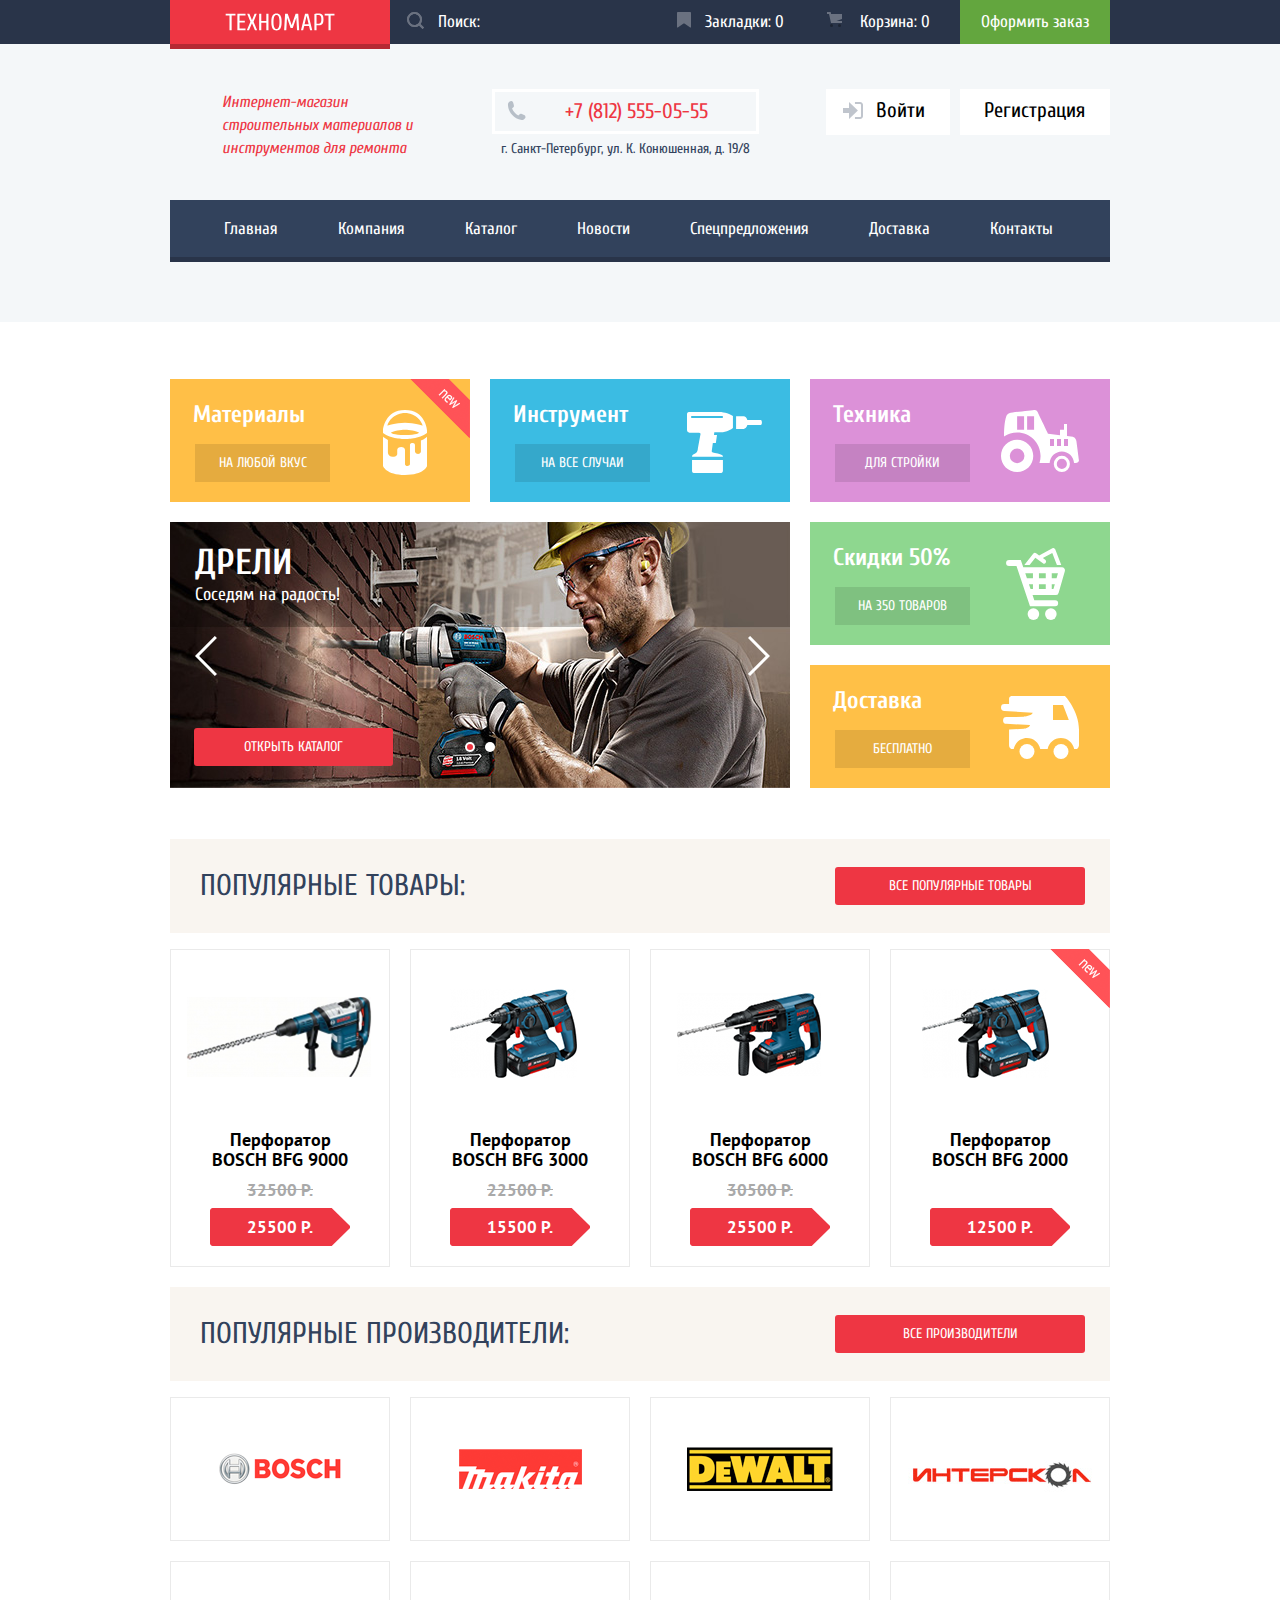
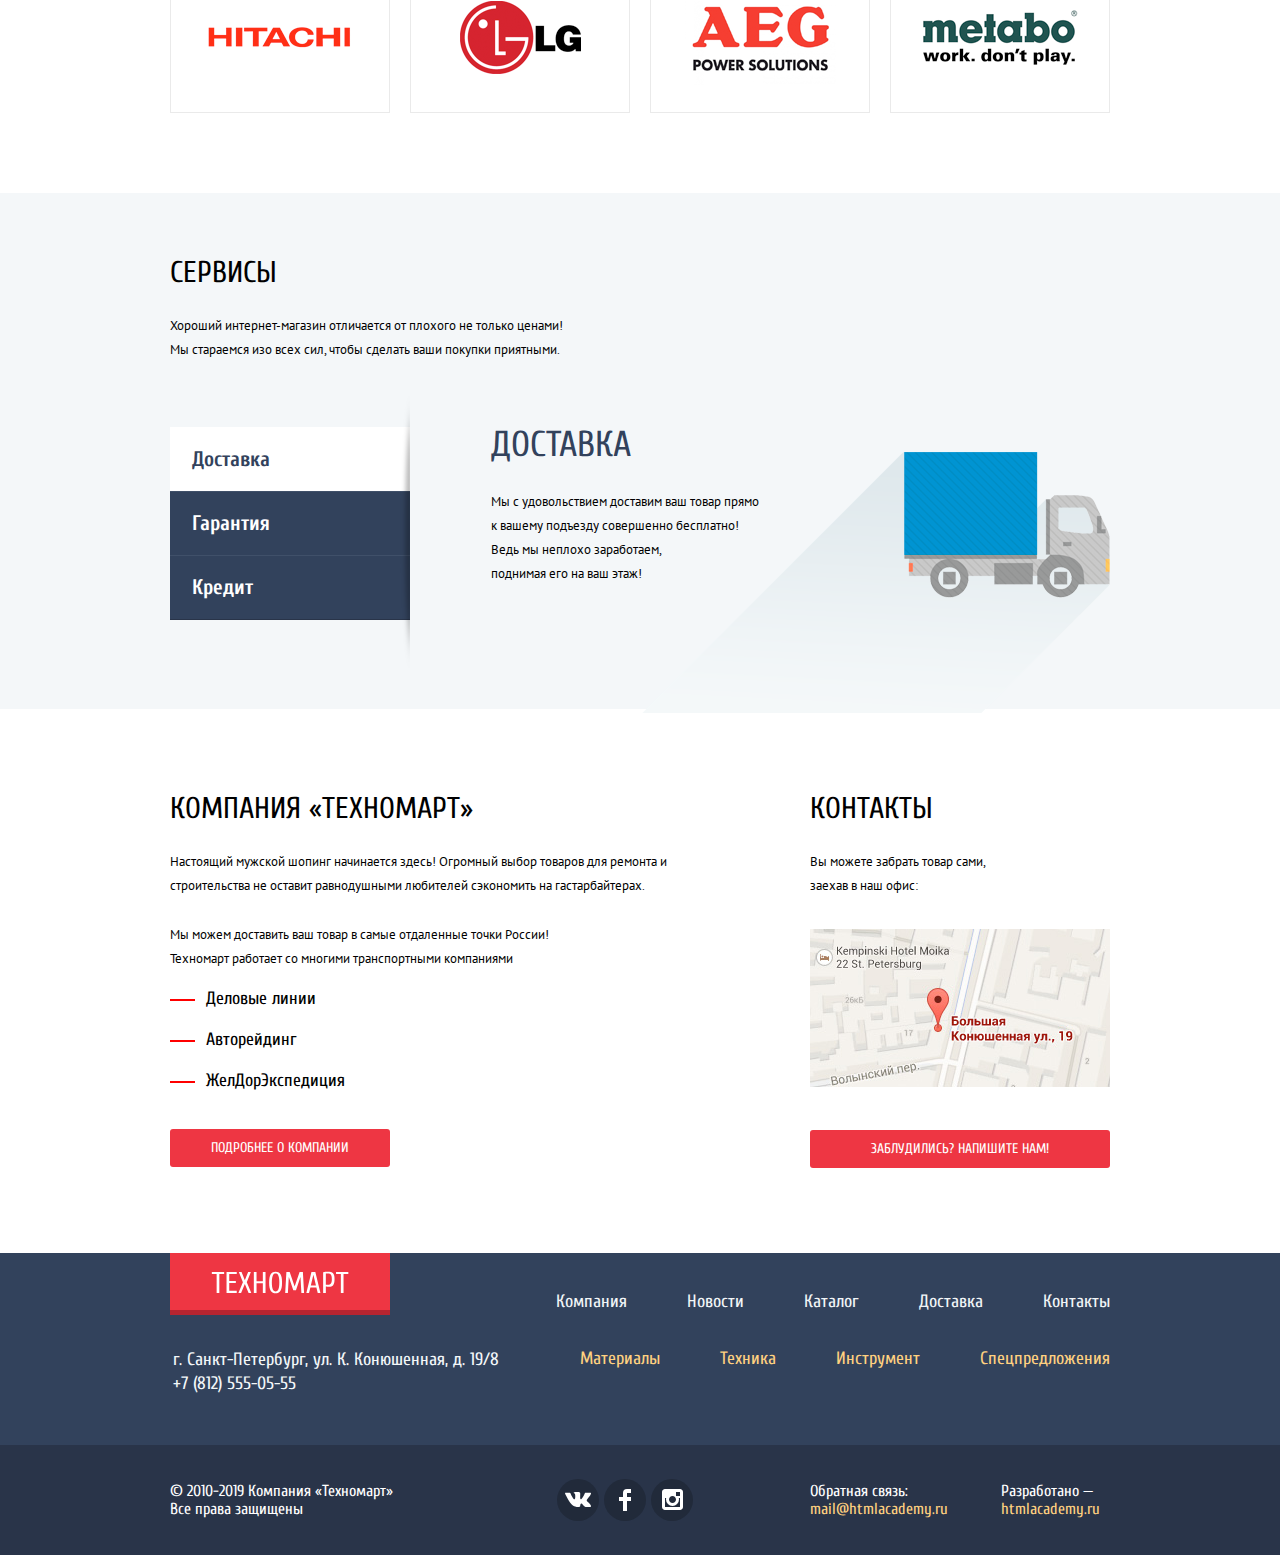
<file: index.html>
<!DOCTYPE html>
<html lang="ru">

<head>
  <meta charset="utf-8">
  <link rel="stylesheet" href="css/normalize.min.css">
  <link rel="stylesheet" href="css/style.min.css">
  <link href="https://fonts.googleapis.com/css?family=Cuprum:400,700%7CPT+Sans:400,700" rel="stylesheet">
  <title>HTML Academy: Техномарт</title>
</head>

<body>
  <header class="main-header">
    <div class="main-header-top">
      <div class="layout-center">
        <div class="header-top-left">
          <a class="site-logo" href="index.html">
            <img class="site-logo-img" src="img/logotype.svg" alt="Техномарт" width="110" height="18">
          </a>
          <form method="get" class="site-search-form">
            <label class="visually-hidden" for="site-search">Поиск</label>
            <input class="site-search" type="search" id="site-search" name="site-search" placeholder="Поиск:">
            <svg class="search-icon" xmlns="http://www.w3.org/2000/svg" width="17" height="17" viewBox="0 0 17 17">
              <path
                d="M17 15.586l-3.542-3.542A7.465 7.465 0 0 0 15 7.5 7.5 7.5 0 1 0 7.5 15c1.71 0 3.282-.579 4.544-1.542L15.586 17 17 15.586zM2 7.5C2 4.467 4.467 2 7.5 2 10.532 2 13 4.467 13 7.5c0 3.032-2.468 5.5-5.5 5.5A5.506 5.506 0 0 1 2 7.5z" />
            </svg>
          </form>
        </div>
        <div class="user-menu">
          <a class="product-info" href="#">Закладки: 0</a>
          <a class="product-info" href="#">Корзина: <span id="orderQuantity">0</span></a>
          <a class="ordering" href="#">Оформить заказ</a>
        </div>
      </div>
    </div>
    <div class="layout-center">
      <div class="main-header-center">
        <div class="heading-wrapper">
          <h1 class="visually-hidden">Интернет-магазин строительных материалов и инструментов для ремонта</h1>
          <p class="heading-header">
            Интернет-магазин
            строительных материалов
            и инструментов для ремонта
          </p>
        </div>
        <div class="contacts-header">
          <a class="number" href="tel:+78125550555">+7 (812) 555-05-55</a>
          <address class="address">г. Санкт-Петербург, ул. К. Конюшенная, д. 19/8</address>
        </div>
        <div class="user-navigation user-show">
          <a class="user-navigation-link sign-in" href="#">Войти</a>
          <a class="user-navigation-link sign-up" href="#">Регистрация</a>
        </div>
        <div class="user-navigation user-hide">
          <a class="user-name">Равшан Джамшутович</a>
          <a class="user-exit" href="#" aria-label="Выйти из личного кабинета"></a>
          <ul class="user-interface-list">
            <li class="user-interface-item">
              <a class="user-interface-link user-orders" href="#">Мои заказы</a>
            </li>
            <li class="user-interface-item">
              <a class="user-interface-link user-private-office" href="#">Личный кабинет</a>
            </li>
          </ul>
        </div>
      </div>
      <nav class="site-navigation">
        <ul class="site-navigation-list">
          <li class="site-navigation-item">
            <a class="site-navigation-link" href="#">Главная</a>
          </li>
          <li class="site-navigation-item">
            <a class="site-navigation-link" href="#">Компания</a>
          </li>
          <li class="site-navigation-item">
            <a class="site-navigation-link" href="catalog.html">Каталог</a>
          </li>
          <li class="site-navigation-item">
            <a class="site-navigation-link" href="#">Новости</a>
          </li>
          <li class="site-navigation-item">
            <a class="site-navigation-link" href="#">Спецпредложения</a>
          </li>
          <li class="site-navigation-item">
            <a class="site-navigation-link" href="#">Доставка</a>
          </li>
          <li class="site-navigation-item">
            <a class="site-navigation-link" href="#">Контакты</a>
          </li>
        </ul>
      </nav>
    </div>
  </header>
  <main class="main-container">
    <div class="layout-center">
      <section class="service-container">
        <h2 class="visually-hidden">Услуги</h2>
        <article class="service-block service-block-stuff new">
          <h3 class="service-headline">Материалы</h3>
          <a class="service-link" href="#">НА ЛЮБОЙ ВКУС</a>
        </article>
        <article class="service-block service-block-tool">
          <h3 class="service-headline">Инструмент</h3>
          <a class="service-link" href="#">НА ВСЕ СЛУЧАИ</a>
        </article>
        <article class="service-block service-block-tech">
          <h3 class="service-headline">Техника</h3>
          <a class="service-link" href="#">ДЛЯ СТРОЙКИ</a>
        </article>
        <div class="service-wrapper">
          <article class="slider" id="slides">
            <div class="slide">
              <h3 class="slide-headline">ДРЕЛИ</h3>
              <p class="slide-text">Соседям на радость!</p>
              <a class="button-red" href="catalog.html">ОТКРЫТЬ КАТАЛОГ</a>
            </div>
            <div class="slide">
              <h3 class="slide-headline">ПЕРФОРАТОРЫ</h3>
              <p class="slide-text">Настоящие мужские игрушки</p>
              <a class="button-red" href="catalog.html">ОТКРЫТЬ КАТАЛОГ</a>
            </div>
            <button class="controls left" id="prev" onclick="minusSlide()">
              <img src="img/slider-left.svg" alt="Предыдущий" width="22" height="40">
            </button>
            <button class="controls right" id="next" onclick="plusSlide()">
              <img src="img/slider-right.svg" alt="Следующий" width="22" height="40">
            </button>
            <div class="slider-dots">
              <span class="slider-dot" onclick="currentSlide(1)"></span>
              <span class="slider-dot" onclick="currentSlide(2)"></span>
            </div>
          </article>
          <div>
            <article class="service-block service-block-sale">
              <h3 class="service-headline">Скидки 50%</h3>
              <a class="service-link" href="#">НА 350 ТОВАРОВ</a>
            </article>
            <article class="service-block service-block-delivery">
              <h3 class="service-headline">Доставка</h3>
              <a class="service-link" href="#">БЕСПЛАТНО</a>
            </article>
          </div>
        </div>
      </section>
      <section class="popular-goods-container">
        <header class="heading-content">
          <h2 class="site-title">ПОПУЛЯРНЫЕ ТОВАРЫ:</h2>
          <a class="button-red" href="#">ВСЕ ПОПУЛЯРНЫЕ ТОВАРЫ</a>
        </header>
        <section class="popular-goods-row">
          <h2 class="visually-hidden">Популярные товары</h2>
          <ul class="goods-list goods-list-index">
            <li class="goods-item">
              <article class="goods-wrapper">
                <div class="goods-description">
                  <img class="goods-picture" src="img/boschbfg9000x1.png" width="218" height="170"
                    alt="Перфоратор BOSCH BFG 9000">
                  <h4 class="goods-caption">Перфоратор BOSCH BFG 9000</h4>
                  <ul class="goods-function-list">
                    <li class="goods-function-item">
                      <a class="goods-function-link btn-green" href="#">КУПИТЬ</a>
                    </li>
                    <li class="goods-function-item">
                      <a class="goods-function-link btn-border-green" href="#">В ЗАКЛАДКИ</a>
                    </li>
                  </ul>
                </div>
                <div class="goods-prices">
                  <p class="original-price">32500 Р.</p>
                  <p class="current-price">25500 Р.</p>
                </div>
              </article>
            </li>
            <li class="goods-item">
              <article class="goods-wrapper">
                <div class="goods-description">
                  <img class="goods-picture" src="img/boschbfg3000x1.png" width="218" height="170"
                    alt="Перфоратор BOSCH BFG 3000">
                  <h4 class="goods-caption">Перфоратор BOSCH BFG 3000</h4>
                  <ul class="goods-function-list">
                    <li class="goods-function-item">
                      <a class="goods-function-link btn-green" href="#">КУПИТЬ</a>
                    </li>
                    <li class="goods-function-item">
                      <a class="goods-function-link btn-border-green" href="#">В ЗАКЛАДКИ</a>
                    </li>
                  </ul>
                </div>
                <div class="goods-prices">
                  <p class="original-price">22500 Р.</p>
                  <p class="current-price">15500 Р.</p>
                </div>
              </article>
            </li>
            <li class="goods-item">
              <article class="goods-wrapper">
                <div class="goods-description">
                  <img class="goods-picture" src="img/boschbfg6000x1.png" width="218" height="170"
                    alt="Перфоратор BOSCH BFG 6000">
                  <h4 class="goods-caption">Перфоратор BOSCH BFG 6000</h4>
                  <ul class="goods-function-list">
                    <li class="goods-function-item">
                      <a class="goods-function-link btn-green" href="#">КУПИТЬ</a>
                    </li>
                    <li class="goods-function-item">
                      <a class="goods-function-link btn-border-green" href="#">В ЗАКЛАДКИ</a>
                    </li>
                  </ul>
                </div>
                <div class="goods-prices">
                  <p class="original-price">30500 Р.</p>
                  <p class="current-price">25500 Р.</p>
                </div>
              </article>
            </li>
            <li class="goods-item new">
              <article class="goods-wrapper">
                <div class="goods-description">
                  <img class="goods-picture" src="img/boschbfg2000x1.png" width="218" height="170"
                    alt="Перфоратор BOSCH BFG 2000">
                  <h4 class="goods-caption">Перфоратор BOSCH BFG 2000</h4>
                  <ul class="goods-function-list">
                    <li class="goods-function-item">
                      <a class="goods-function-link btn-green" href="#">КУПИТЬ</a>
                    </li>
                    <li class="goods-function-item">
                      <a class="goods-function-link btn-border-green" href="#">В ЗАКЛАДКИ</a>
                    </li>
                  </ul>
                </div>
                <div class="goods-prices">
                  <p class="current-price">12500 Р.</p>
                </div>
              </article>
            </li>
          </ul>
        </section>
      </section>
      <section class="popular-companies-container">
        <header class="heading-content">
          <h2 class="site-title">ПОПУЛЯРНЫЕ ПРОИЗВОДИТЕЛИ:</h2>
          <a class="button-red" href="#">ВСЕ ПРОИЗВОДИТЕЛИ</a>
        </header>
        <ul class="popular-companies-list">
          <li class="popular-companies-item">
            <a class="popular-company-link" href="#" aria-label="Компания Bosch">
              <img src="img/boschcompanyx1.png" width="126" height="37" alt="Компания BOSCH">
            </a>
          </li>
          <li class="popular-companies-item">
            <a class="popular-company-link" href="#" aria-label="Компания Makita">
              <img src="img/makitacompanyx1.png" width="123" height="40" alt="Компания MAKITA">
            </a>
          </li>
          <li class="popular-companies-item">
            <a class="popular-company-link" href="#" aria-label="Компания DeWalt">
              <img src="img/dewaltcompanyx1.png" width="146" height="44" alt="Компания DeWALT">
            </a>
          </li>
          <li class="popular-companies-item">
            <a class="popular-company-link" href="#" aria-label="Компания Интерскол">
              <img src="img/interskolcompanyx1.png" width="200" height="88" alt="Компания ИНТЕРСКОЛ">
            </a>
          </li>
          <li class="popular-companies-item">
            <a class="popular-company-link" href="#" aria-label="Компания Hitachi">
              <img src="img/hitachicompanyx1.png" width="169" height="31" alt="Компания HITACHI">
            </a>
          </li>
          <li class="popular-companies-item">
            <a class="popular-company-link" href="#" aria-label="Компания LG">
              <img src="img/lgcompanyx1.png" width="121" height="73" alt="Компания LG">
            </a>
          </li>
          <li class="popular-companies-item">
            <a class="popular-company-link" href="#" aria-label="Компания AEG power solutions">
              <img src="img/aegcompanyx1.png" width="151" height="96" alt="Компания AEG POWER SOLUTION">
            </a>
          </li>
          <li class="popular-companies-item">
            <a class="popular-company-link" href="#" aria-label="Компания metabo. Слоган: work. don't play.">
              <img src="img/metabocompanyx1.png" width="204" height="69" alt="Компания metabo">
            </a>
          </li>
        </ul>
      </section>
    </div>
    <section class="maintenance">
      <div class="layout-center">
        <h3 class="subject-site">СЕРВИСЫ</h3>
        <p class="subtitle-text-site">
          Хороший интернет-магазин отличается от плохого не только ценами!
          Мы стараемся изо всех сил, чтобы сделать ваши
          покупки приятными.
        </p>
        <div class="maintenance-row">
          <form method="get">
            <div class="maintenance-form">
              <button class="maintenance-nav maintenance-delivery-button active">Доставка</button>
              <button class="maintenance-nav maintenance-guarantee-button">Гарантия</button>
              <button class="maintenance-nav maintenance-credit-button">Кредит</button>
            </div>
          </form>
          <section class="maintenance-info maintenance-delivery maintenance-show">
            <h3 class="maintenance-headline">ДОСТАВКА</h3>
            <p class="maintenance-text">Мы с удовольствием доставим ваш товар прямо</p>
            <p class="maintenance-text">к вашему подъезду совершенно бесплатно!</p>
            <p class="maintenance-text">Ведь мы неплохо заработаем,</p>
            <p class="maintenance-text">поднимая его на ваш этаж!</p>
          </section>
          <section class="maintenance-info maintenance-guarantee maintenance-hide">
            <h3 class="maintenance-headline">ГАРАНТИЯ</h3>
            <p class="maintenance-text">Если купленный у нас товар поломается или заискрит,</p>
            <p class="maintenance-text">а также в случае пожара, спровоцированного его возгаранием,</p>
            <p class="maintenance-text">вы всегда можете быть уверены в нашей гарантии. Мы обменяем</p>
            <p class="maintenance-text">сгоревший товар на новый.</p>
            <p class="maintenance-text">Дом уж восстановите как-нибудь сами.</p>
          </section>
          <section class="maintenance-info maintenance-credit maintenance-hide">
            <h3 class="maintenance-headline">КРЕДИТ</h3>
            <p class="maintenance-text">Залезть в долговую яму стало проще!</p>
            <p class="maintenance-text">Кредитные консультанты придут вам на помощь.</p>
            <button class="button-red">ОТПРАВИТЬ ЗАЯВКУ</button>
          </section>
        </div>
      </div>
    </section>
    <section class="about-company-container">
      <div class="layout-center">
        <div class="map-popup-wrapper popup-hide" id="mapPopupWrapper">
          <button class="close-popup" aria-label="Закрыть карту"><img src="img/close-popup.svg" width="21" height="21"
              alt="Закрыть окно"></button>
          <iframe class="iframe-map"
            src="https://www.google.com/maps/embed?pb=!1m18!1m12!1m3!1d1998.691206517832!2d30.318995316096984!3d59.937265981875704!2m3!1f0!2f0!3f0!3m2!1i1024!2i768!4f13.1!3m3!1m2!1s0x4696310fed3acb23%3A0xba986391355e48ae!2sBolshaya+Konyushennaya+Street%2C+27%2C+Sankt-Peterburg%2C+191186!5e0!3m2!1sen!2sru!4v1553240758693"
            width="940" height="446" style="border: none;" allowfullscreen></iframe>
        </div>
        <h2 class="visually-hidden">Общая информация Техномарт</h2>
        <div class="about-company-wrapper">
          <section class="about-company-content">
            <h2 class="subject-site">КОМПАНИЯ «ТЕХНОМАРТ»</h2>
            <p class="subtitle-text-site">
              Настоящий мужской шопинг начинается здесь! Огромный выбор товаров для ремонта и строительства не оставит
              равнодушными любителей сэкономить на гастарбайтерах.</p>
            <p class="subtitle-text-site">
              Мы можем доставить ваш товар в самые отдаленные точки России!
              Техномарт работает со многими транспортными
              компаниями
            </p>
            <ul class="about-company-list">
              <li class="about-company-item">Деловые линии</li>
              <li class="about-company-item">Авторейдинг</li>
              <li class="about-company-item">ЖелДорЭкспедиция</li>
            </ul>
            <a class="button-red" href="#">ПОДРОБНЕЕ О КОМПАНИИ</a>
          </section>
          <section class="about-company-contacts">
            <h2 class="subject-site">КОНТАКТЫ</h2>
            <p class="subtitle-text-site">Вы можете забрать товар сами, заехав в наш офис:</p>
            <a class="map-popup-button" href="form.html">
              <img src="img/smallmapx1.jpg" width="300" height="158" alt="карта с местоположением Техномарт">
            </a>
            <a class="button-red popup-button-show" href="form.html">ЗАБЛУДИЛИСЬ? НАПИШИТЕ НАМ!</a>
          </section>
        </div>
      </div>
    </section>
  </main>
  <footer class="main-footer">
    <div class="footer-top">
      <div class="layout-center">
        <div class="footer-top-row">
          <a class="site-logo" href="#">
            <img class="site-logo-img" src="img/logotype.svg" width="138" height="23" alt="Техномарт">
          </a>
          <ul class="footer-navigation-top-list">
            <li class="footer-navigation-top-item">
              <a class="footer-navigation-top-link" href="#">Компания</a>
            </li>
            <li class="footer-navigation-top-item">
              <a class="footer-navigation-top-link" href="#">Новости</a>
            </li>
            <li class="footer-navigation-top-item">
              <a class="footer-navigation-top-link" href="catalog.html">Каталог</a>
            </li>
            <li class="footer-navigation-top-item">
              <a class="footer-navigation-top-link" href="#">Доставка</a>
            </li>
            <li class="footer-navigation-top-item">
              <a class="footer-navigation-top-link" href="#">Контакты</a>
            </li>
          </ul>
        </div>
        <div class="footer-bottom-row">
          <div class="contacts">
            <address class="address">г. Санкт-Петербург, ул. К. Конюшенная, д. 19/8</address>
            <a class="number" href="tel:+78125550555">+7 (812) 555-05-55</a>
          </div>
          <ul class="footer-navigation-bottom-list">
            <li class="footer-navigation-bottom-item">
              <a class="footer-navigation-bottom-link" href="#">Материалы</a>
            </li>
            <li class="footer-navigation-bottom-item">
              <a class="footer-navigation-bottom-link" href="#">Техника</a>
            </li>
            <li class="footer-navigation-bottom-item">
              <a class="footer-navigation-bottom-link" href="#">Инструмент</a>
            </li>
            <li class="footer-navigation-bottom-item">
              <a class="footer-navigation-bottom-link" href="#">Спецпредложения</a>
            </li>
          </ul>
        </div>
      </div>
    </div>
    <div class="footer-bottom">
      <div class="layout-center">
        <div class="footer-bottom-wrapper">
          <div class="copyright-container">
            <p class="copyright">&#169; 2010-2019 Компания «Техномарт»</p>
            <p class="copyright">Все права защищены</p>
          </div>
          <ul class="footer-social-list">
            <li class="footer-social-item">
              <a class="footer-social-link" href="#" aria-label="Группа Техномарт в Вконтакте">
                <img src="img/vk.svg" width="26" height="15" alt="Логотип Вконтакте">
              </a>
            </li>
            <li class="footer-social-item">
              <a class="footer-social-link" href="#" aria-label="Группа Техномарт в Фейсбуке">
                <img src="img/fb.svg" width="12" height="22" alt="Логотип Фейсбук">
              </a>
            </li>
            <li class="footer-social-item">
              <a class="footer-social-link" href="#" aria-label="Инстаграм Техномарта">
                <img src="img/insta.svg" width="21" height="21" alt="Логотип Инстаграм">
              </a>
            </li>
          </ul>
          <div class="developer-contacts">
            <p class="developer-text">Обратная связь:
              <a class="developer-link" href="mailto:mail@htmlacademy.ru">mail@htmlacademy.ru</a>
            </p>
            <p class="developer-text">Разработано —
              <a class="developer-link" href="https://htmlacademy.ru/intensive/htmlcss">htmlacademy.ru</a>
            </p>
          </div>
        </div>
      </div>
    </div>
  </footer>
  <div class="user-popup-container popup-hide" id="userPopupContainer">
    <form method="get" name="user-popup" id="user-popup">
      <div class="popup-layout">
        <div class="user-popup-wrapper">
          <div class="user-popup-wrapper-top">
            <h2 class="visually-hidden">Данные пользователя</h2>
            <button class="close-popup" aria-label="Закрыть карту"><img src="img/close-popup.svg" width="21" height="21"
                alt="Закрыть окно"></button>
            <div class="user-info-content">
              <label for="user-name">Ваше имя:</label>
              <input class="popup-input" type="text" name="user-name" id="user-name" placeholder="Имя Фамилия">
            </div>
            <div class="user-info-content">
              <label for="user-email">Ваш e-mail:</label>
              <input class="popup-input" type="email" name="user-email" id="user-email" placeholder="email@example.com">
            </div>
          </div>
          <div class="user-popup-wrapper-bottom">
            <div>
              <label for="top-textarea-user-popup">Текст письма</label>
              <textarea name="user-text" class="user-text" id="top-textarea-user-popup"
                placeholder="В свободной форме"></textarea>
            </div>
          </div>
        </div>
      </div>
      <div class="popup-buttons-container">
        <div class="popup-layout">
          <button class="button-red" type="submit">ОТПРАВИТЬ</button>
        </div>
      </div>
    </form>
  </div>
  <div class="goods-popup-container popup-hide" id="goodsPopupContainer">
    <div class="popup-layout">
      <button class="close-popup" aria-label="Закрыть карту"><img src="img/close-popup.svg" width="21" height="21"
          alt="Закрыть окно"></button>
      <div class="goods-popup-wrapper">
        <p class="catalog-text-popup">Товар добавлен в корзину!</p>
      </div>
    </div>
    <div class="popup-buttons-container">
      <div class="popup-layout">
        <button class="button-red" type="submit">ОФОРМИТЬ ЗАКАЗ</button>
        <button class="button-white" type="submit">ПРОДОЛЖИТЬ ПОКУПКИ</button>
      </div>
    </div>
  </div>

  <script src="js/script.min.js"></script>
</body>

</html>
<!--
  4. Автофокус в модальное окно
-->
</file>
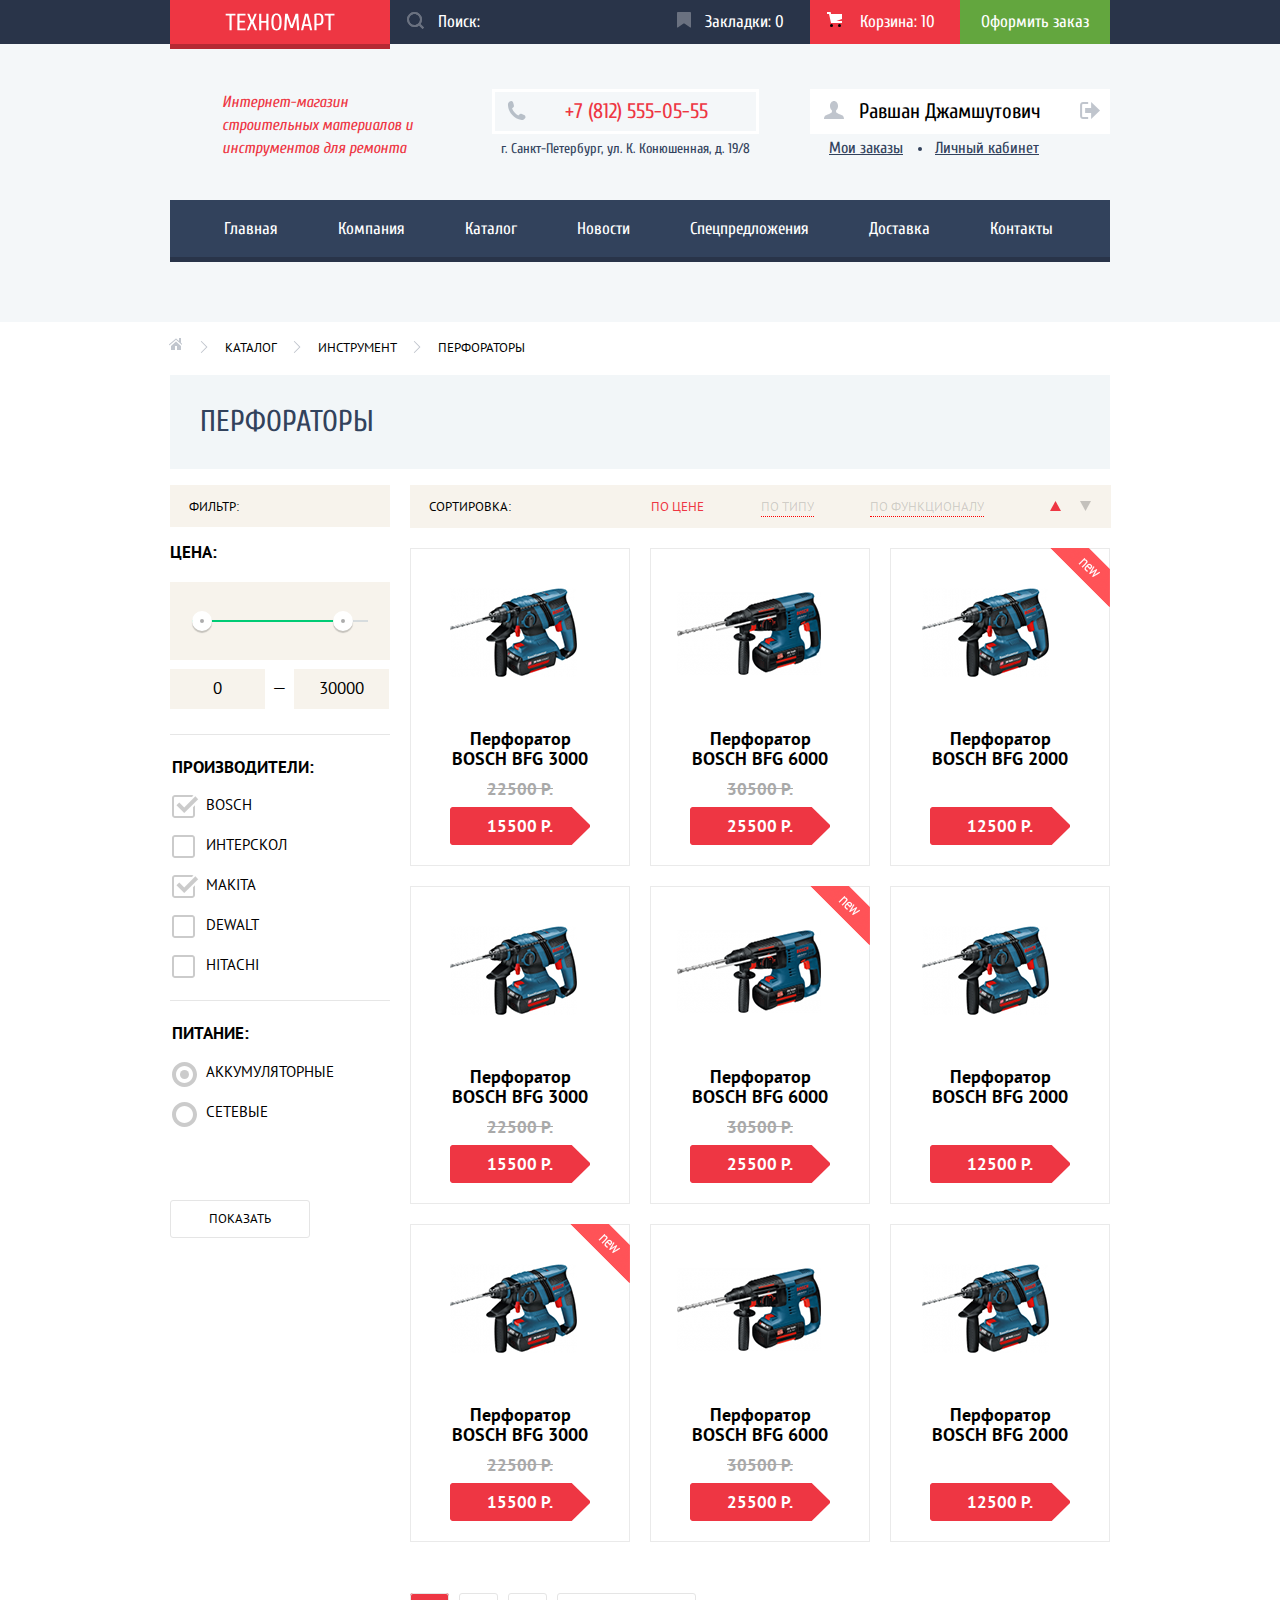
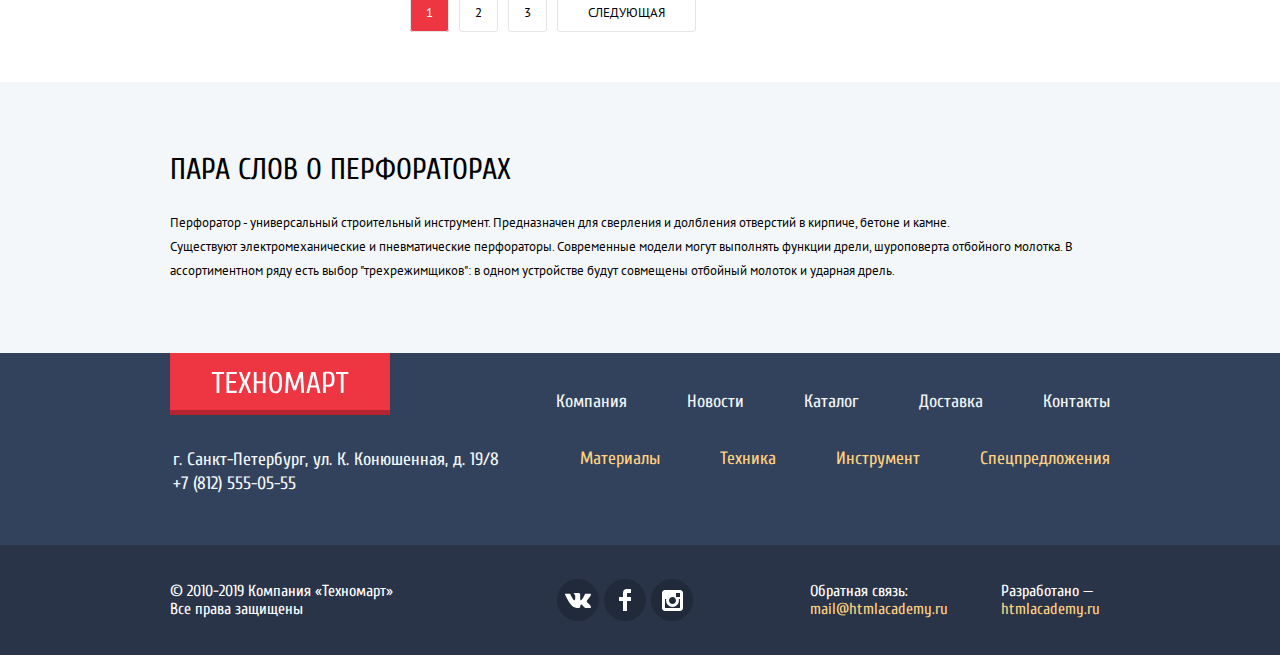
<file: catalog.html>
<!DOCTYPE html>
<html lang="ru">

<head>
  <meta charset="utf-8">
  <link rel="stylesheet" href="css/normalize.min.css">
  <link rel="stylesheet" href="css/style.min.css">
  <link href="https://fonts.googleapis.com/css?family=Cuprum:400,700%7CPT+Sans:400,700" rel="stylesheet">
  <title>HTML Academy: Техномарт</title>
</head>

<body>
  <header class="main-header">
    <div class="main-header-top">
      <div class="layout-center">
        <div class="header-top-left">
          <a class="site-logo" href="index.html">
            <img src="img/logotype.svg" width="110" height="18" alt="Техномарт">
          </a>
          <form method="get" class="site-search-form">
            <label class="visually-hidden" for="site-search">Поиск</label>
            <input class="site-search" type="search" id="site-search" name="site-search" placeholder="Поиск:">
            <svg class="search-icon" xmlns="http://www.w3.org/2000/svg" width="17" height="17" viewBox="0 0 17 17">
              <path
                d="M17 15.586l-3.542-3.542A7.465 7.465 0 0 0 15 7.5 7.5 7.5 0 1 0 7.5 15c1.71 0 3.282-.579 4.544-1.542L15.586 17 17 15.586zM2 7.5C2 4.467 4.467 2 7.5 2 10.532 2 13 4.467 13 7.5c0 3.032-2.468 5.5-5.5 5.5A5.506 5.506 0 0 1 2 7.5z" />
            </svg>
          </form>
        </div>
        <div class="user-menu">
          <a class="product-info" href="#">Закладки: 0</a>
          <a class="product-info cart-full" href="#">Корзина: 10</a>
          <a class="ordering" href="#">Оформить заказ</a>
        </div>
      </div>
    </div>
    <div class="layout-center">
      <div class="main-header-center">
        <div class="heading-wrapper">
          <h1 class="visually-hidden">Интернет-магазин строительных материалов и инструментов для ремонта</h1>
          <p class="heading-header">
            Интернет-магазин
            строительных материалов
            и инструментов для ремонта
          </p>
        </div>
        <div class="contacts-header">
          <a class="number" href="tel:+78125550555">+7 (812) 555-05-55</a>
          <address class="address">г. Санкт-Петербург, ул. К. Конюшенная, д. 19/8</address>
        </div>
        <div class="user-navigation user-hide">
          <a class="user-navigation-link sign-in" href="#">Войти</a>
          <a class="user-navigation-link sign-up" href="#">Регистрация</a>
        </div>
        <div class="user-navigation user-show">
          <div class="user-name-wrapper">
            <a class="user-name" tabindex="0">Равшан Джамшутович</a>
            <a class="user-exit" href="#" aria-label="Выйти из личного кабинета"></a>
          </div>
          <ul class="user-interface-list">
            <li class="user-interface-item">
              <a class="user-interface-link user-orders" href="#">Мои заказы</a>
            </li>
            <li class="user-interface-item">
              <a class="user-interface-link user-private-office" href="#">Личный кабинет</a>
            </li>
          </ul>
        </div>
      </div>
      <nav class="site-navigation">
        <ul class="site-navigation-list">
          <li class="site-navigation-item">
            <a class="site-navigation-link" href="index.html">Главная</a>
          </li>
          <li class="site-navigation-item">
            <a class="site-navigation-link" href="#">Компания</a>
          </li>
          <li class="site-navigation-item">
            <a class="site-navigation-link" href="#">Каталог</a>
          </li>
          <li class="site-navigation-item">
            <a class="site-navigation-link" href="#">Новости</a>
          </li>
          <li class="site-navigation-item">
            <a class="site-navigation-link" href="#">Спецпредложения</a>
          </li>
          <li class="site-navigation-item">
            <a class="site-navigation-link" href="#">Доставка</a>
          </li>
          <li class="site-navigation-item">
            <a class="site-navigation-link" href="#">Контакты</a>
          </li>
        </ul>
      </nav>
    </div>
  </header>
  <main class="main-container">
    <div class="layout-center">
      <section class="breadcrumbs">
        <h3 class="visually-hidden">Навигация</h3>
        <ul class="breadcrumbs-list">
          <li class="breadcrumbs-item">
            <a class="breadcrumbs-link" href="index.html" aria-label="Вернуться на главную страницу"></a>
          </li>
          <li class="breadcrumbs-item">
            <a class="breadcrumbs-link" href="catalog.html">КАТАЛОГ</a>
          </li>
          <li class="breadcrumbs-item">
            <a class="breadcrumbs-link" href="#">ИНСТРУМЕНТ</a>
          </li>
          <li class="breadcrumbs-item">
            <a class="breadcrumbs-link" href="#">ПЕРФОРАТОРЫ</a>
          </li>
        </ul>
      </section>
      <section class="items-container">
        <div class="heading-content">
          <h2 class="site-title">ПЕРФОРАТОРЫ</h2>
        </div>
        <div class="items-container-center">
          <aside class="filter-aside">
            <div class="headline-filter-wrapper">
              <h3 class="headline-filter-aside">
                ФИЛЬТР:
              </h3>
            </div>
            <form method="get">
              <fieldset class="filter-range">
                <legend class="filter-title">ЦЕНА:</legend>
                <div class="range-controls-wrapper">
                  <div class="range-controls">
                    <div class="scale">
                      <div class="bar"></div>
                    </div>
                    <div class="range-toggle range-toggle-min"></div>
                    <div class="range-toggle range-toggle-max"></div>
                  </div>
                </div>
                <div class="price-controls">
                  <label class="min-price"><input type="text" name="min-price" value="0"></label><span
                    class="price-line">—</span><label class="max-price"><input type="text" name="max-price"
                      value="30000"></label>
                </div>
              </fieldset>
              <div class="stripe"></div>
              <fieldset class="companies-aside">
                <legend class="filter-title">ПРОИЗВОДИТЕЛИ:</legend>
                <ul class="companies-filter-list">
                  <li class="companies-filter-item">
                    <label class="companies-filter-label">
                      <input class="companies-filter-input" type="checkbox" name="developer" checked>
                      <span class="checkbox"></span>
                      <span class="check-radio-text">BOSCH</span>
                    </label>
                  </li>
                  <li class="companies-filter-item">
                    <label class="companies-filter-label">
                      <input class="companies-filter-input" type="checkbox" name="developer">
                      <span class="checkbox"></span>
                      <span class="check-radio-text">ИНТЕРСКОЛ</span>
                    </label>
                  </li>
                  <li class="companies-filter-item">
                    <label class="companies-filter-label">
                      <input class="companies-filter-input" type="checkbox" name="developer" checked>
                      <span class="checkbox"></span>
                      <span class="check-radio-text">MAKITA</span>
                    </label>
                  </li>
                  <li class="companies-filter-item">
                    <label class="companies-filter-label">
                      <input class="companies-filter-input" type="checkbox" name="developer">
                      <span class="checkbox"></span>
                      <span class="check-radio-text">DEWALT</span>
                    </label>
                  </li>
                  <li class="companies-filter-item">
                    <label class="companies-filter-label" for="hitachicompany">
                      <input class="companies-filter-input" type="checkbox" name="developer" id="hitachicompany">
                      <span class="checkbox"></span>
                      <span class="check-radio-text">HITACHI</span>
                    </label>
                  </li>
                </ul>
              </fieldset>
              <div class="stripe"></div>
              <fieldset class="power-aside">
                <legend class="filter-title">ПИТАНИЕ:</legend>
                <ul class="power-filter-list">
                  <li class="power-filter-item">
                    <label class="power-filter-label" for="powerAccumulator">
                      <input class="power-filter-input" type="radio" name="power" id="powerAccumulator" checked>
                      <span class="radio"></span>
                      <span class="check-radio-text">АККУМУЛЯТОРНЫЕ</span>
                    </label>
                  </li>
                  <li class="power-filter-item">
                    <label class="power-filter-label" for="powerMains">
                      <input class="power-filter-input" type="radio" name="power" id="powerMains">
                      <span class="radio"></span>
                      <span class="check-radio-text">СЕТЕВЫЕ</span>
                    </label>
                  </li>
                </ul>
              </fieldset>
              <button class="button-filter-show" type="submit">ПОКАЗАТЬ</button>
            </form>
          </aside>
          <section class="items-section">
            <h2 class="visually-hidden">Перфораторы</h2>
            <div class="headline-filter-wrapper">
              <h4 class="headline-filter-aside">
                СОРТИРОВКА:
              </h4>
              <ul class="sort-list">
                <li class="sort-item active">ПО ЦЕНЕ</li>
                <li class="sort-item">ПО ТИПУ</li>
                <li class="sort-item">ПО ФУНКЦИОНАЛУ</li>
                <li class="sort-item">
                  <ul class="sort-button-list">
                    <li class="sort-button-item">
                      <svg class="arrows active" xmlns="http://www.w3.org/2000/svg" width="11" height="10" viewBox="0 0 11 10">
                        <path d="M5.5 0L0 10h11z" />
                      </svg>
                    </li>
                    <li class="sort-button-item">
                      <svg class="arrows" xmlns="http://www.w3.org/2000/svg" width="11" height="10" viewBox="0 0 11 10">
                        <path d="M5.5 10L0 0h11" />
                      </svg>
                    </li>
                  </ul>
                </li>
              </ul>
            </div>

            <!-- СОРТИРОВКА -->

            <ul class="goods-list goods-list-catalog">
              <li class="goods-item">
                <article class="goods-wrapper">
                  <div class="goods-description">
                    <img class="goods-picture" src="img/boschbfg3000x1.png" width="218" height="170"
                      alt="Перфоратор BOSCH BFG 3000">
                    <h4 class="goods-caption">Перфоратор BOSCH BFG 3000</h4>
                    <ul class="goods-function-list">
                      <li class="goods-function-item">
                        <a class="goods-function-link btn-green" href="#">КУПИТЬ</a>
                      </li>
                      <li class="goods-function-item">
                        <a class="goods-function-link btn-border-green" href="#">В ЗАКЛАДКИ</a>
                      </li>
                    </ul>
                  </div>
                  <div class="goods-prices">
                    <p class="original-price">22500 Р.</p>
                    <p class="current-price">15500 Р.</p>
                  </div>
                </article>
              </li>
              <li class="goods-item">
                <article class="goods-wrapper">
                  <div class="goods-description">
                    <img class="goods-picture" src="img/boschbfg6000x1.png" width="218" height="170"
                      alt="Перфоратор BOSCH BFG 6000">
                    <h4 class="goods-caption">Перфоратор BOSCH BFG 6000</h4>
                    <ul class="goods-function-list">
                      <li class="goods-function-item">
                        <a class="goods-function-link btn-green" href="#">КУПИТЬ</a>
                      </li>
                      <li class="goods-function-item">
                        <a class="goods-function-link btn-border-green" href="#">В ЗАКЛАДКИ</a>
                      </li>
                    </ul>
                  </div>
                  <div class="goods-prices">
                    <p class="original-price">30500 Р.</p>
                    <p class="current-price">25500 Р.</p>
                  </div>
                </article>
              </li>
              <li class="goods-item new">
                <article class="goods-wrapper">
                  <div class="goods-description">
                    <img class="goods-picture" src="img/boschbfg2000x1.png" width="218" height="170"
                      alt="Перфоратор BOSCH BFG 2000">
                    <h4 class="goods-caption">Перфоратор BOSCH BFG 2000</h4>
                    <ul class="goods-function-list">
                      <li class="goods-function-item">
                        <a class="goods-function-link btn-green" href="#">КУПИТЬ</a>
                      </li>
                      <li class="goods-function-item">
                        <a class="goods-function-link btn-border-green" href="#">В ЗАКЛАДКИ</a>
                      </li>
                    </ul>
                  </div>
                  <div class="goods-prices">
                    <p class="current-price">12500 Р.</p>
                  </div>
                </article>
              </li>
              <li class="goods-item">
                <article class="goods-wrapper">
                  <div class="goods-description">
                    <img class="goods-picture" src="img/boschbfg3000x1.png" width="218" height="170"
                      alt="Перфоратор BOSCH BFG 3000">
                    <h4 class="goods-caption">Перфоратор BOSCH BFG 3000</h4>
                    <ul class="goods-function-list">
                      <li class="goods-function-item">
                        <a class="goods-function-link btn-green" href="#">КУПИТЬ</a>
                      </li>
                      <li class="goods-function-item">
                        <a class="goods-function-link btn-border-green" href="#">В ЗАКЛАДКИ</a>
                      </li>
                    </ul>
                  </div>
                  <div class="goods-prices">
                    <p class="original-price">22500 Р.</p>
                    <p class="current-price">15500 Р.</p>
                  </div>
                </article>
              </li>
              <li class="goods-item new">
                <article class="goods-wrapper">
                  <div class="goods-description">
                    <img class="goods-picture" src="img/boschbfg6000x1.png" width="218" height="170"
                      alt="Перфоратор BOSCH BFG 6000">
                    <h4 class="goods-caption">Перфоратор BOSCH BFG 6000</h4>
                    <ul class="goods-function-list">
                      <li class="goods-function-item">
                        <a class="goods-function-link btn-green" href="#">КУПИТЬ</a>
                      </li>
                      <li class="goods-function-item">
                        <a class="goods-function-link btn-border-green" href="#">В ЗАКЛАДКИ</a>
                      </li>
                    </ul>
                  </div>
                  <div class="goods-prices">
                    <p class="original-price">30500 Р.</p>
                    <p class="current-price">25500 Р.</p>
                  </div>
                </article>
              </li>
              <li class="goods-item">
                <article class="goods-wrapper">
                  <div class="goods-description">
                    <img class="goods-picture" src="img/boschbfg2000x1.png" width="218" height="170"
                      alt="Перфоратор BOSCH BFG 2000">
                    <h4 class="goods-caption">Перфоратор BOSCH BFG 2000</h4>
                    <ul class="goods-function-list">
                      <li class="goods-function-item">
                        <a class="goods-function-link btn-green" href="#">КУПИТЬ</a>
                      </li>
                      <li class="goods-function-item">
                        <a class="goods-function-link btn-border-green" href="#">В ЗАКЛАДКИ</a>
                      </li>
                    </ul>
                  </div>
                  <div class="goods-prices">
                    <p class="current-price">12500 Р.</p>
                  </div>
                </article>
              </li>
              <li class="goods-item new">
                <article class="goods-wrapper">
                  <div class="goods-description">
                    <img class="goods-picture" src="img/boschbfg3000x1.png" width="218" height="170"
                      alt="Перфоратор BOSCH BFG 3000">
                    <h4 class="goods-caption">Перфоратор BOSCH BFG 3000</h4>
                    <ul class="goods-function-list">
                      <li class="goods-function-item">
                        <a class="goods-function-link btn-green" href="#">КУПИТЬ</a>
                      </li>
                      <li class="goods-function-item">
                        <a class="goods-function-link btn-border-green" href="#">В ЗАКЛАДКИ</a>
                      </li>
                    </ul>
                  </div>
                  <div class="goods-prices">
                    <p class="original-price">22500 Р.</p>
                    <p class="current-price">15500 Р.</p>
                  </div>
                </article>
              </li>
              <li class="goods-item">
                <article class="goods-wrapper">
                  <div class="goods-description">
                    <img class="goods-picture" src="img/boschbfg6000x1.png" width="218" height="170"
                      alt="Перфоратор BOSCH BFG 6000">
                    <h4 class="goods-caption">Перфоратор BOSCH BFG 6000</h4>
                    <ul class="goods-function-list">
                      <li class="goods-function-item">
                        <a class="goods-function-link btn-green" href="#">КУПИТЬ</a>
                      </li>
                      <li class="goods-function-item">
                        <a class="goods-function-link btn-border-green" href="#">В ЗАКЛАДКИ</a>
                      </li>
                    </ul>
                  </div>
                  <div class="goods-prices">
                    <p class="original-price">30500 Р.</p>
                    <p class="current-price">25500 Р.</p>
                  </div>
                </article>
              </li>
              <li class="goods-item">
                <article class="goods-wrapper">
                  <div class="goods-description">
                    <img class="goods-picture" src="img/boschbfg2000x1.png" width="218" height="170"
                      alt="Перфоратор BOSCH BFG 2000">
                    <h4 class="goods-caption">Перфоратор BOSCH BFG 2000</h4>
                    <ul class="goods-function-list">
                      <li class="goods-function-item">
                        <a class="goods-function-link btn-green" href="#">КУПИТЬ</a>
                      </li>
                      <li class="goods-function-item">
                        <a class="goods-function-link btn-border-green" href="#">В ЗАКЛАДКИ</a>
                      </li>
                    </ul>
                  </div>
                  <div class="goods-prices">
                    <p class="current-price">12500 Р.</p>
                  </div>
                </article>
              </li>
            </ul>
          </section>
        </div>
      </section>
      <div class="pagination-container">
        <ol class="pagination-list">
          <li class="pagination-item">
            <a class="pagination-link active" href="#" aria-label="Страница 1">1</a>
          </li>
          <li class="pagination-item">
            <a class="pagination-link" href="#" aria-label="Страница 2">2</a>
          </li>
          <li class="pagination-item">
            <a class="pagination-link" href="#" aria-label="Страница 3">3</a>
          </li>
          <li class="pagination-item">
            <a class="pagination-link" href="#" aria-label="Следующая страница">СЛЕДУЮЩАЯ</a>
          </li>
        </ol>
      </div>
    </div>
    <section class="about-product-container-site">
      <div class="layout-center">
        <h2 class="subject-site">ПАРА СЛОВ О ПЕРФОРАТОРАХ</h2>
        <p class="subtitle-text-site">
          Перфоратор - универсальный строительный инструмент. Предназначен для сверления и долбления отверстий в
          кирпиче, бетоне и камне.
        </p>
        <p class="subtitle-text-site">
          Существуют электромеханические и пневматические перфораторы. Современные модели могут выполнять функции дрели,
          шуроповерта отбойного молотка. В
          ассортиментном ряду есть выбор "трехрежимщиков": в одном устройстве будут совмещены отбойный молоток и ударная
          дрель.
        </p>
      </div>
    </section>
  </main>
  <footer class="main-footer">
    <div class="footer-top">
      <div class="layout-center">
        <div class="footer-top-row">
          <a class="site-logo" href="#">
            <img src="img/logotype.svg" width="138" height="23" alt="Техномарт">
          </a>
          <ul class="footer-navigation-top-list">
            <li class="footer-navigation-top-item">
              <a class="footer-navigation-top-link" href="#">Компания</a>
            </li>
            <li class="footer-navigation-top-item">
              <a class="footer-navigation-top-link" href="#">Новости</a>
            </li>
            <li class="footer-navigation-top-item">
              <a class="footer-navigation-top-link" href="#">Каталог</a>
            </li>
            <li class="footer-navigation-top-item">
              <a class="footer-navigation-top-link" href="#">Доставка</a>
            </li>
            <li class="footer-navigation-top-item">
              <a class="footer-navigation-top-link" href="#">Контакты</a>
            </li>
          </ul>
        </div>
        <div class="footer-bottom-row">
          <div class="contacts">
            <address class="address">г. Санкт-Петербург, ул. К. Конюшенная, д. 19/8</address>
            <a class="number" href="tel:+78125550555">+7 (812) 555-05-55</a>
          </div>
          <ul class="footer-navigation-bottom-list">
            <li class="footer-navigation-bottom-item">
              <a class="footer-navigation-bottom-link" href="#">Материалы</a>
            </li>
            <li class="footer-navigation-bottom-item">
              <a class="footer-navigation-bottom-link" href="#">Техника</a>
            </li>
            <li class="footer-navigation-bottom-item">
              <a class="footer-navigation-bottom-link" href="#">Инструмент</a>
            </li>
            <li class="footer-navigation-bottom-item">
              <a class="footer-navigation-bottom-link" href="#">Спецпредложения</a>
            </li>
          </ul>
        </div>
      </div>
    </div>
    <div class="footer-bottom">
      <div class="layout-center">
        <div class="footer-bottom-wrapper">
          <div class="copyright-container">
            <p class="copyright">&#169; 2010-2019 Компания «Техномарт»</p>
            <p class="copyright">Все права защищены</p>
          </div>
          <ul class="footer-social-list">
            <li class="footer-social-item">
              <a class="footer-social-link" href="#" aria-label="Группа Техномарт в Вконтакте">
                <img src="img/vk.svg" width="26" height="15" alt="Логотип Вконтакте">
              </a>
            </li>
            <li class="footer-social-item">
              <a class="footer-social-link" href="#" aria-label="Группа Техномарт в Фейсбуке">
                <img src="img/fb.svg" width="12" height="22" alt="Логотип Фейсбук">
              </a>
            </li>
            <li class="footer-social-item">
              <a class="footer-social-link" href="#" aria-label="Инстаграм Техномарта">
                <img src="img/insta.svg" width="21" height="21" alt="Логотип Инстаграм">
              </a>
            </li>
          </ul>
          <div class="developer-contacts">
            <p class="developer-text">Обратная связь:
              <a class="developer-link" href="mailto:mail@htmlacademy.ru">mail@htmlacademy.ru</a>
            </p>
            <p class="developer-text">Разработано —
              <a class="developer-link" href="https://htmlacademy.ru/intensive/htmlcss">htmlacademy.ru</a>
            </p>
          </div>
        </div>
      </div>
    </div>
  </footer>
  <div class="goods-popup-container popup-hide" id="goodsPopupContainer">
    <div class="popup-layout">
      <button class="close-popup" aria-label="Закрыть карту"><img src="img/close-popup.svg" width="21" height="21"
          alt="Закрыть окно"></button>
      <div class="goods-popup-wrapper">
        <p class="catalog-text-popup">Товар добавлен в корзину!</p>
      </div>
    </div>
    <div class="popup-buttons-container buttons-catalog">
      <div class="popup-layout">
        <button class="button-red" type="submit">ОФОРМИТЬ ЗАКАЗ</button>
        <button class="button-white" type="submit">ПРОДОЛЖИТЬ ПОКУПКИ</button>
      </div>
    </div>
  </div>
  <script src="js/script.min.js"></script>
</body>

</html>
<!--
  2. Фильтр (JS)
  3. Чекбоксы и радио, разобраться с цветом текста при disabled (изменить структуру HTML или JS)
  4. "Сортировка" над товарами ( + hover/active/focus)
  5. Автофокус в модальнок окно
-->
</file>
<file: css/style.min.css>
*,*::before,*::after{box-sizing:inherit}body,html{padding:0;margin:0;box-sizing:border-box;font-family:Cuprum,Roboto,sans-serif;font-size:18px}a{text-decoration:none}.visually-hidden{position:absolute;width:1px;height:1px;margin:-1px;clip:rect(0,0,0,0)}.layout-center{width:940px;margin:0 auto}.main-header{padding-bottom:60px;background-color:#f4f7f9}.main-header .main-header-top{margin-bottom:45px;background-color:#293449;color:#fff}.main-header-top>.layout-center{display:flex;flex-wrap:wrap}.main-header .header-top-left{display:flex;flex-wrap:wrap;align-items:center}.site-logo{display:flex;justify-content:center;width:220px;padding:13px 0 18px 0;margin-bottom:-5px;background-color:#ee3643;box-shadow:inset 0 -5px 0 0 rgba(0,0,0,.24);outline:none;transition:background-color 0.3s}.site-logo .site-logo-img{max-width:110px;max-height:18px}.site-search-form{position:relative}.site-search{width:270px;padding:13px 0 13px 48px;border:none;background-color:transparent;color:#fff;font-family:Cuprum,Roboto,sans-serif;font-size:17px;line-height:18px;transition:background-color 0.3s}.site-search::placeholder{color:#fff;font-family:Cuprum,Roboto,sans-serif;font-size:17px;line-height:18px}.search-icon{position:absolute;top:12px;left:17px;width:17px;height:17px;background-image:url(../img/icon-search.svg);fill:#fff;opacity:.3;content:"";transition:background-image 0.3s}.search-icon-red{fill:#ee3643;opacity:1}.main-header-top .user-menu{display:flex;width:450px}.product-info{position:relative;display:block;width:150px;padding:13px 0 13px 50px;color:#fff;outline:none;font-family:Cuprum,Roboto,sans-serif;font-size:17px;line-height:18px;transition:color 0.3s}.product-info:first-child{padding-left:45px}.product-info::before{position:absolute;top:12px;left:17px;opacity:.3;content:"";transition:opacity 0.3s}.product-info:nth-of-type(1)::before{width:14px;height:16px;background-image:url(../img/icon-bookmark.svg)}.product-info:nth-of-type(2):before,.cart-full::before{width:15px;height:15px;background-image:url(../img/icon-cart.svg)}.ordering{display:block;width:150px;padding:13px;background-color:#63a63e;color:#fff;outline:none;font-family:Cuprum,Roboto,sans-serif;font-size:17px;line-height:18px;text-align:center;transition:background-color 0.3s}.main-header-center{display:flex;justify-content:space-between;align-items:flex-start}.main-header-center .heading-wrapper{display:flex;flex-wrap:wrap;width:100%}.heading-wrapper .heading-header{padding:0 0 10px 0;margin:2px 65px 0 52px;color:#ee3643;font-family:Cuprum,Roboto,sans-serif;font-style:italic;font-size:16px;line-height:23px}.contacts-header{display:flex;flex-wrap:wrap;justify-content:center;min-width:270px;margin-right:10px}.contacts-header .number{position:relative;padding:9px 48px 9px 70px;border:3px solid #fff;color:#ee3643;font-size:21px;line-height:21px}.contacts-header .number::before{position:absolute;top:9px;left:12px;display:block;width:19px;height:19px;background-image:url(../img/icon-phone.svg);content:""}.contacts-header .address{margin-top:3px;color:#32425c;font-style:normal;font-size:14px;line-height:24px}.user-navigation{position:relative;display:flex;flex-wrap:wrap;justify-content:flex-end;min-width:340px}.user-navigation .user-navigation-link,.user-navigation .user-name{display:block;padding:11px 25px 14px 24px;background-color:#fff;color:#000;font-size:21px;line-height:21px;text-align:center;transition:color 0.3s}.user-navigation .sign-in{position:relative;padding-left:50px;margin-right:10px}.user-navigation .sign-in::before{position:absolute;top:13px;left:17px;display:block;width:20px;height:17px;background-image:url(../img/icon-login.svg);opacity:.3;content:"";transition:opacity 0.3s}.user-name-wrapper{position:relative;min-width:300px;padding-right:63px;margin:0;background:#fff}.user-navigation .user-name{padding:12px 0 12px 43px;text-align:center;outline:none;cursor:pointer;transition:color 0.3s}.user-navigation .user-name::before{position:absolute;top:12px;left:14px;width:20px;height:18px;background-image:url(../img/icon-user.svg);opacity:.3;content:"";transition:opacity 0.3s}.user-exit{position:absolute;top:0;right:0;width:50px;height:46px;background-image:url(../img/icon-exit.svg);background-position-x:19px;background-position-y:13px;background-repeat:no-repeat;opacity:.3;outline:none;content:"";transition:opacity 0.3s}.user-interface-list{display:flex;width:300px;padding:0;margin:4px 0 0 19px;list-style-type:none}.user-interface-list .user-interface-item:first-child{margin-left:19px}.user-interface-list .user-private-office{position:relative;padding-left:32px}.user-interface-list .user-interface-link{color:#32425c;font-family:Cuprum,Roboto,sans-serif;font-size:16px;line-height:18px;text-decoration:underline;outline:none;transition:color 0.3s}.user-private-office::after{position:absolute;top:8px;left:15px;width:4px;height:4px;background-color:#32425c;border-radius:50%;content:""}.user-show{display:flex}.user-hide{display:none}.cart-full{background-color:#ee3643}.cart-full::before{opacity:1}.site-logo:hover,.site-logo:focus{background-color:#ca2c37}.ordering:hover,.ordering:focus{background-color:#5fbb2d}.site-search:hover,.product-info:hover,.site-search:focus,.product-info:focus{background-color:#212a3a}.user-navigation .user-navigation-link:hover,.user-interface-list .user-interface-link:hover,.user-navigation .user-navigation-link:focus,.user-interface-list .user-interface-link:focus{color:#ee3643}.site-search-form:hover .search-icon,.product-info:hover::before,.user-navigation .sign-in:hover::before,.user-navigation .user-name:hover::before,.user-exit:hover,.site-search-form:focus .search-icon,.product-info:focus::before,.user-navigation .sign-in:focus,.user-navigation .user-name:focus,.user-navigation .sign-in:focus::before,.user-navigation .user-name:focus::before,.user-exit:focus{opacity:1}.site-logo:active{background-color:#ba2732}.product-info:active{background-color:#161d29;color:rgba(255,255,255,.5)}.ordering:active{background-color:#518534;color:rgba(255,255,255,.5)}.user-navigation .user-navigation-link:active,.user-navigation .user-name:active,.user-interface-list .user-interface-link:active{color:rgba(0,0,0,.3)}.product-info:active::before,.user-navigation .sign-in:active::before,.user-navigation .user-name:active::before,.user-exit:active{opacity:.3}.site-search:focus{background-color:#fff;color:#000;outline:none}.site-search:focus::placeholder{color:#000}.cart-full:hover,.cart-full:focus{background-color:#EB1424}.site-navigation{display:flex;flex-wrap:wrap;flex-grow:1;justify-content:flex-start;align-items:center;border-bottom:5px solid #293449;margin-top:30px;background-color:#32425c;color:#000}.site-navigation-list{display:flex;flex-wrap:wrap;width:100%;padding:0;margin:0 24px;list-style-type:none}.site-navigation-list .site-navigation-link{display:block;padding:20px 30px;color:#fff;font-size:17px;line-height:17px;outline:none;transition:background-color 0.3s}.site-navigation .site-navigation-link:hover,.site-navigation .site-navigation-link:focus{background-color:#293449}.site-navigation .site-navigation-link:active{background-color:#1d2739;color:rgba(255,255,255,.5)}.main-container .service-container{display:flex;flex-wrap:wrap;align-items:flex-start;margin:37px 0 31px 0;color:#fff}.service-container .service-block{position:relative;width:300px;padding-bottom:20px;margin:20px 20px 20px 0}.service-block .service-headline{padding-top:21px;margin:0 0 14px 23px;font-weight:700;font-size:24px;line-height:30px}.service-block .service-link{display:block;width:135px;padding:10px 0;margin-left:25px;background-color:rgba(0,0,0,.1);color:#fff;font-size:14px;line-height:18px;text-align:center;outline:none;transition:background-color 0.3s}.service-block .service-link:hover,.service-block .service-link:focus{background-color:rgba(0,0,0,.2)}.service-block .service-link:active{background-color:rgba(0,0,0,.3)}.service-container>.service-block:nth-of-type(3n){margin-right:0}.service-container>.service-block:nth-of-type(n+4){margin-top:0}.service-wrapper .service-block:first-of-type{margin-top:0}.service-wrapper .service-block{margin-right:0}.service-block-stuff{background-color:#ffbf47;background:#ffbf47 url(../img/icon-stuff.svg) no-repeat 213px 31px}.service-block-tool{background:#3bbce3 url(../img/icon-tool.svg) no-repeat 197px 33px}.service-block-tech{background:#dc91d8 url(../img/icon-tech.svg) no-repeat 191px 31px}.service-block-sale{background:#8ed78f url(../img/icon-sales.svg) no-repeat 196px 26px}.service-block-delivery{background:#ffc047 url(../img/icon-delivery.svg) no-repeat 191px 31px}.service-wrapper{display:flex}.slider{position:relative;display:flex;width:620px;max-height:266px;margin-right:20px}.slide{position:absolute;top:0;left:0;z-index:1;width:100%;height:100%;animation-name:softChange;animation-duration:1s}.slide .slide-headline{margin:23px 0 2px 25px;font-family:Cuprum,Roboto,sans-serif;;font-size:36px;line-height:36px}.slide .slide-text{margin:0 0 0 25px;font-family:Cuprum,Roboto,sans-serif;;font-size:18px;line-height:24px}.slide .button-red{position:absolute;bottom:22px;left:24px;padding:10px 50px}.slide:nth-of-type(1){background-image:url(../img/slider1x1.jpg);background-size:100%}.slide:nth-of-type(2){background-image:url(../img/slider2x1.jpg);background-size:100%}.controls{position:absolute;top:41%;z-index:100;padding:5px 25px;border:none;background-color:transparent;cursor:pointer;outline:none}.controls.right{right:0;padding-right:20px}.slider-dots{position:absolute;bottom:36px;left:295px;display:flex;z-index:2;text-align:center}.slider-dot{position:relative;display:inline-block;width:10px;height:10px;margin-right:10px;background-color:#fff;border-radius:50%;text-align:left;vertical-align:middle;cursor:pointer}.slider-dot-active::before{position:absolute;top:2px;left:2px;width:6px;height:6px;background-color:#ee3643;border-radius:50%;content:""}.heading-content{display:flex;flex-wrap:wrap;justify-content:space-between;align-items:center;margin-bottom:16px;background-color:#f9f5f0;color:#32425c}.items-container .heading-content{background-color:#f2f6f8}.heading-content .site-title{padding:32px 0;margin:0 0 0 30px;font-weight:400;font-size:30px;line-height:30px}.heading-content .button-red{min-width:250px;padding:10px 50px;margin-right:25px}.goods-list{padding:0;margin:0;list-style-type:none;font-family:PT Sans,Roboto,sans-serif}.goods-list-index{display:flex;flex-wrap:wrap}.goods-list .goods-item{display:flex;margin:20px 20px 20px 0;list-style-image:url(data:0)}.goods-list-index .goods-item:nth-child(-n+4),.goods-list-index .goods-item:nth-child(n+5){margin-top:0}.goods-list-index .goods-item:nth-child(4n){margin-right:0}.goods-list .goods-wrapper{display:flex;flex-direction:column;justify-content:space-between;align-items:center;width:220px;padding-bottom:20px;border:1px solid #eaeaea;transition:box-shadow 0.3s}.goods-description{display:flex;flex-direction:column;max-width:218px}.goods-picture{width:100%;height:auto}.goods-list .goods-wrapper:hover{box-shadow:0 10px 25px 0 rgba(41,52,73,.5)}.goods-caption{margin:10px 30px 11px 30px;color:#000;font-size:18px;line-height:20px;text-align:center}.goods-prices{display:flex;flex-wrap:wrap;justify-content:center;align-items:center;width:140px}.goods-prices .original-price{margin:0;color:#a9a9a9;font-family:PT Sans,Roboto,sans-serif;font-weight:700;font-size:17px;line-height:18px;text-align:center;text-decoration:line-through}.goods-prices .current-price{position:relative;display:flex;justify-content:center;align-items:center;width:141px;height:38px;margin-top:9px;margin-bottom:0;background:url(../img/current-pricex1.png);color:#fff;font-family:PT Sans,Roboto,sans-serif;font-weight:700;font-size:17px;line-height:18px;text-align:center}.goods-function-list{display:none;padding:0;margin:0;list-style-type:none}.goods-function-list .goods-function-link{display:block;width:135px;text-align:center}.btn-green{padding:10px 40px 6px 40px;border-bottom:3px solid #367315;margin-bottom:10px;background-color:#63a63e;color:#fff;border-radius:3px;font-family:Cuprum,Roboto,sans-serif;font-size:14px;line-height:18px;transition:background-color 0.3s}.btn-green:hover{background-color:#5fbb2d}.btn-green:active{background-color:#518534}.btn-border-green{padding:7px 30px 7px 30px;border:3px solid #63a63e;margin-bottom:42px;color:#32425c;border-radius:3px;font-family:Cuprum,Roboto,sans-serif;font-size:14px;line-height:18px;transition:border-color 0.3s}.btn-border-green:hover{color:#32425c;border-color:#32425c}.btn-border-green:active{color:#32425c;border-color:#32425c;opacity:.3;transition:opacity 0.3s}.goods-wrapper:hover .goods-function-list{display:flex;flex-wrap:wrap;justify-content:center;margin-top:43px;order:-1}.goods-wrapper:hover img{display:none}.popular-companies-list{display:flex;flex-wrap:wrap;padding:0;margin:0;list-style-type:none}.popular-companies-item{display:flex;justify-content:center;width:220px;border:1px solid #eaeaea;margin:20px 20px 20px 0;transition:box-shadow 0.3s}.popular-companies-list .popular-companies-item:nth-child(-n+4),.popular-companies-list .popular-companies-item:nth-child(n+5){margin-top:0}.popular-companies-list .popular-companies-item:nth-child(4n){margin-right:0}.popular-company-link{display:flex;justify-content:center;align-items:center;width:100%;padding:27px 30px}.popular-companies-item:hover{box-shadow:0 10px 25px 0 rgba(41,52,73,.5);cursor:pointer}.popular-companies-item:active img{background-color:rgba(41,52,73,.5);opacity:.5}.subject-site{padding:65px 0 26px 0;margin:0;color:#000;font-family:Cuprum,Roboto,sans-serif;font-weight:400;font-size:30px;line-height:30px}.subtitle-text-site{padding:0;margin:0;color:#000;font-family:PT Sans,Roboto,sans-serif;font-size:13px;line-height:24px}.subject-site + .subtitle-text-site{margin-bottom:25px}.maintenance{padding-bottom:20px;margin-top:60px;background-color:#f4f7f9}.maintenance-row{position:relative}.maintenance-row::before{position:absolute;top:0;left:0;background:red;width:100px;height:100px}.maintenance .subtitle-text-site{width:400px}.maintenance-row{position:relative;display:flex;margin-top:65px}.maintenance-form{position:relative;display:flex;flex-direction:column;width:240px;padding-bottom:70px}.maintenance-form::after{position:absolute;top:0;right:0;width:10px;height:279px;margin-top:-35px;background-image:url(../img/maintenance-shadow1x1.png);background-repeat:no-repeat;background-size:100%;content:""}.maintenance-nav{padding:17px 22px;border:none;margin:0;background-color:#32425c;color:#fff;font-family:Cuprum,Roboto,sans-serif;font-weight:700;font-size:21px;line-height:30px;text-align:left;outline:none;transition:background-color 0.3s;box-shadow:0 1px 0 0 #293449,inset 0 1px 0 0 #405069}.maintenance-form .active{background-color:#fff;color:#32425c;box-shadow:none}.maintenance-nav:not(.active):hover,.maintenance-nav:not(.active):focus{background-color:#293449;cursor:pointer}.maintenance-info{display:flex;flex-wrap:wrap;width:375px;margin:0 0 55px 81px;animation-name:softChange;animation-duration:0.6s}.maintenance-headline{margin:0 0 27px 0;padding:0;color:#32425c;font-weight:400;font-size:36px;line-height:36px}.maintenance-text{margin:0;padding:0;font-family:PT Sans,Roboto,sans-serif;font-size:13px;line-height:24px}.maintenance-credit .button-red{min-width:195px;padding:10px 50px;background:#ff5357;cursor:pointer}.maintenance-delivery{max-width:275px}.maintenance-delivery::before{position:absolute;top:25px;right:0;width:468px;height:261px;background-image:url(../img/deliveryx1.png);content:""}.maintenance-credit{max-width:379px}.maintenance-guarantee::before{position:absolute;top:1px;right:0;width:389px;height:283px;background-image:url(../img/guaranteex1.png);content:""}.maintenance-credit::before{position:absolute;top:0;right:0;width:465px;height:285px;background-image:url(../img/creditx1.png);content:""}.maintenance-hide{display:none}.maintenance-show{display:block}.about-company-wrapper{display:flex;align-items:flex-start;margin-top:20px}.about-company-container{position:relative;padding-bottom:85px}.about-company-content{display:flex;flex-wrap:wrap;width:550px;margin-right:30px}.about-company-content .subtitle-text-site:nth-of-type(1){width:520px}.about-company-content .subtitle-text-site:nth-of-type(2){width:400px}.about-company-contacts{display:flex;flex-wrap:wrap;width:300px;margin-left:60px}.about-company-contacts .subject-site,.about-company-contacts .subtitle-text-site{width:180px}.about-company-contacts .map-popup-button{padding:0;border:none;margin:6px 0 37px 0;background-color:transparent;cursor:pointer}.about-company-contacts .button-red{padding:10px 50px;width:100%}.about-company-list{padding:0;margin:18px 0 0 0;width:100%;font-family:Cuprum,Roboto,sans-serif;font-size:18px;line-height:20px;list-style-type:none}.about-company-list .about-company-item{position:relative;padding:0 0 21px 36px}.about-company-list .about-company-item::before{position:absolute;top:10px;left:0;display:block;width:25px;height:2px;background-color:red;content:""}.about-company-content .button-red{padding:10px 41px;margin-top:17px}.main-footer .site-logo{align-self:flex-start;padding:18px 41px 16px 41px;border-bottom:5px solid #b62430;box-shadow:none}.footer-top{padding-bottom:49px;background-color:#32425c;color:#f1f5f7;font-size:18px;line-height:24px}.footer-top-row .site-logo-img{max-width:138px;max-height:23px}.footer-top-row{display:flex;flex-wrap:wrap;margin:0 0 3px 0}.footer-bottom-row .address,.footer-bottom-row .number{color:#f3f7f9;font-style:normal}.footer-bottom-row .contacts{padding-top:16px;padding-left:3px}.footer-navigation-top-list{display:flex;margin:22px 0 0 auto}.footer-navigation-top-item{display:flex;align-items:center}.footer-navigation-top-link{display:flex;padding:15px 30px;color:#f1f5f7;outline:none}.footer-navigation-top-item:last-child .footer-navigation-top-link{padding-right:0}.footer-navigation-bottom-list .footer-navigation-bottom-link,.developer-link,.developer-link{color:#ffd180}.developer-link,.developer-link{outline:none}.footer-bottom-row{display:flex;justify-content:space-between;margin:0 0 0 auto}.footer-navigation-bottom-list{display:flex;margin:0 0 0 auto}.footer-navigation-bottom-item{display:flex;text-align:center}.footer-navigation-bottom-link{display:flex;padding:15px 30px;outline:none}.footer-navigation-bottom-item:last-child .footer-navigation-bottom-link{padding-right:0}.footer-bottom{padding:17px 0;background-color:#293449;color:#fff;font-size:16px;line-height:18px}.footer-social-list{display:flex;padding:0;list-style-type:none}.copyright-container{margin:20px 0}.copyright{width:270px;padding:0;margin:0}.footer-social-list .footer-social-item{margin-right:5px}.footer-social-list .footer-social-item:last-child{margin-right:0}.footer-social-link{display:flex;justify-content:center;align-items:center;width:42px;height:42px;background-color:#212a3a;border-radius:50%;outline:none;transition:background-color 0.3s}.footer-bottom-wrapper{display:flex;justify-content:space-between;align-items:center}.developer-contacts{display:flex;justify-content:space-between;width:300px}.developer-text{margin:20px 15px 20px 0}.developer-text:first-child{margin-right:53px}.footer-navigation-top-list .footer-navigation-top-link:hover,.footer-navigation-bottom-list .footer-navigation-bottom-link:hover,.developer-link:hover,.developer-link:hover,.footer-navigation-top-list .footer-navigation-top-link:focus,.footer-navigation-bottom-list .footer-navigation-bottom-link:focus,.developer-link:focus,.developer-link:focus{text-decoration:underline}.footer-navigation-top-list .footer-navigation-top-link:active,.footer-navigation-bottom-list .footer-navigation-bottom-link:active{text-decoration:none;opacity:.5}.developer-link:active,.developer-link:active{text-decoration:none;color:#ee3643}.footer-social-link:hover,.footer-social-link:focus,.footer-social-link:active{background-color:#ee3643}.breadcrumbs-list{padding:0;margin-top:14px;list-style-type:none;font-family:PT Sans,Roboto,sans-serif}.breadcrumbs-item{position:relative;display:inline-block;padding-left:41px;margin:0 -5px 0 0;vertical-align:middle;text-align:left}.breadcrumbs-item:first-child{padding-left:0}.breadcrumbs-item:first-child{padding-right:14px}.breadcrumbs-link{display:block;color:#000;font-size:13px;line-height:18px}.breadcrumbs-item:nth-child(n+2)::before{position:absolute;top:2px;left:16px;width:8px;height:12px;background-image:url(../img/icon-right-small.svg);content:""}.breadcrumbs-item:first-child .breadcrumbs-link{position:absolute;top:-10px;left:-2px;width:14px;height:12px;background-image:url(../img/icon-home.svg)}.items-container-center{display:flex}.filter-aside-wrapper{display:flex;flex-wrap:wrap}.stripe{width:100%;height:1px;margin-bottom:23px;background-color:#e6e6e6}.filter-aside{width:220px;font-family:PT Sans,Roboto,sans-serif}.items-section{margin-left:20px}.headline-filter-wrapper{display:flex;align-items:center;padding:13px 0 11px 0;margin-bottom:16px;background-color:#f7f3ec;font-family:PT Sans,Roboto,sans-serif;font-size:13px;line-height:18px}.headline-filter-aside{margin:0 140px 0 19px;font-weight:400;font-family:PT Sans,Roboto,sans-serif;font-size:13px;line-height:18px}.sort-list{display:flex;width:460px;justify-content:space-between;margin:0;padding:0;list-style-type:none}.sort-item{display:flex;color:rgba(0,0,0,.18);border-bottom:1px dotted red;cursor:pointer}.sort-item:last-child{border-bottom:none}.sort-item.active{border:none;color:#ee3643}.sort-item:not(:last-child):hover{color:#000;border-bottom-style:solid}.sort-item.active:hover{color:#ee3643;border:none}.sort-button-list{display:flex;justify-content:space-around;width:60px;padding:0;margin:0 10px 0 0;list-style-type:none}.arrows{opacity:.2;cursor:pointer}.arrows:hover,.arrows:focus{opacity:1}.arrows.active{opacity:1;fill:#ee3643}.filter-range{padding:0;margin:0}.filter-title{font-family:PT Sans,Roboto,sans-serif;font-size:17px;font-weight:700}.range-controls-wrapper{width:220px;padding:38px 0;margin-top:20px;margin-bottom:9px;background-color:#f7f3ec}.range-controls{position:relative;margin:0 22px}.range-controls .scale{height:2px;background:#d7dcde}.range-controls .bar{width:85%;height:2px;background:#00cb75}.range-toggle{position:absolute;top:-9px;box-sizing:content-box;width:4px;height:4px;border:8px solid #fff;background:#acacac;border-radius:50%;box-shadow:0 2px 1px 0 rgba(0,1,1,.2);cursor:pointer}.range-toggle-min{left:0}.range-toggle-max{left:80%}.price-controls{width:220px;margin-bottom:25px}.price-line{margin:0 7px}.price-controls label{display:inline-block;background-color:#f7f3ec;vertical-align:middle;text-align:center}.price-controls input{width:95px;padding:10px 0;border:none;background-color:transparent;font-family:PT Sans,Roboto,sans-serif;font-size:17px;text-align:center}.range-price-strive{padding:6px 0;text-align:center}.companies-aside{padding:0;margin-bottom:15px}.power-aside{padding:0;margin-bottom:68px}.companies-filter-list,.power-filter-list{padding:0;margin:0;list-style-type:none;font-size:15px;line-height:20px}.companies-filter-list .companies-filter-item,.power-filter-list .power-filter-item{padding:10px 0 10px 0}.companies-filter-list .companies-filter-item:first-child,.power-filter-list .power-filter-item:first-child{margin-top:8px}.companies-filter-list .companies-filter-label,.power-filter-list .power-filter-label{padding:10px 10px 10px 34px}.companies-filter-list .companies-filter-input,.power-filter-list .power-filter-input{position:absolute;-webkit-appearance:none;-moz-appearance:none;appearance:none}.companies-filter-item .checkbox{position:absolute;width:23px;height:23px;margin-left:-34px;background-image:url(../img/checkbox-off.svg);opacity:.2;content:""}.companies-filter-input:checked + .checkbox{width:27px;background-image:url(../img/checkbox-on.svg)}.power-filter-item .radio{position:absolute;width:25px;height:25px;margin-left:-34px;background-image:url(../img/radio-off.svg);opacity:.2;content:""}.power-filter-input:checked + .radio{background-image:url(../img/radio-on.svg)}.companies-filter-input:hover + .checkbox,.companies-filter-input:focus + .checkbox,.power-filter-input:hover + .radio,.power-filter-input:focus + .radio{opacity:.35;transition:opacity 0.2s}.companies-filter-input:disabled + .checkbox,.power-filter-input:disabled + .radio{opacity:.1;transition:opacity 0.2s}.button-filter-show{padding:9px 38px;border:1px solid #e5e5e5;background-color:#fff;border-radius:3px;font-family:PT Sans,Roboto,sans-serif;font-size:13px;outline:none;line-height:18px;cursor:pointer;transition:border-color 0.3s}.button-filter-show:hover,.button-filter-show:focus{border-color:#bdc6ca}.button-filter-show:active{border-color:#32425c}.items-container fieldset{border:none}.items-section .headline-filter-wrapper{margin-bottom:20px}.goods-list-catalog{display:flex;flex-wrap:wrap;width:700px;padding:0;margin:0}.goods-list-catalog .goods-item:nth-child(-n+3),.goods-list-catalog .goods-item:nth-child(n+4){margin-top:0}.goods-list-catalog .goods-item:nth-child(3n){margin-right:0}.pagination-list{display:flex;padding:0;margin:40px 0 60px 240px;list-style-type:none}.pagination-item:last-child .pagination-link{padding:10px 30px}.pagination-link{padding:10px 15px;margin-right:10px;border:1px solid #e5e5e5;color:#000;border-radius:3px;outline:none;font-family:PT Sans,Roboto,sans-serif;font-size:13px;line-height:18px;transition:border-color 0.3s}.pagination-list .active{background:#ee3643;color:#fff;transition:background-color 0.3s}.pagination-link:not(.active):hover,.pagination-link:not(.active):focus{border-color:#bdc6ca}.pagination-link:not(.active):active{border-color:#ee3643}.about-product-container-site{padding:8px 0 70px 0;background-color:#f4f7f9}.about-product-container-site .subtitle-text-site{margin-bottom:0}.button-red{border:none;margin:auto 0;background-color:#ee3643;color:#fff;border-radius:3px;font-family:Cuprum,Roboto,sans-serif;font-size:14px;line-height:18px;text-align:center;outline:none;cursor:pointer;transition:background-color 0.3s}.button-red:hover,.button-red:focus{background-color:#ca2c37}.button-red:active{background-color:#ba2732}.button-white{border:none;background-color:#fff;color:#000;border-radius:3px;font-family:Cuprum,Roboto,sans-serif;font-size:14px;line-height:18px;text-align:center;cursor:pointer}.new{position:relative}.new::before{position:absolute;top:0;right:0;width:60px;height:59px;background-image:url(../img/new-flagx1.png);content:""}.close-popup{position:absolute;top:10px;right:15px;width:21px;height:21px;border:0;background-color:transparent;cursor:pointer}.popup-layout{width:460px;margin:0 auto}.user-popup-container,.goods-popup-container{position:fixed;top:10%;left:50%;z-index:100;width:620px;padding-top:50px;border-top:7px solid #ee3643;margin-left:-310px;background-color:#fff;box-shadow:0 20px 40px 0 rgba(0,0,0,.75);animation-name:softChange;animation-duration:0.5s}.goods-popup-container{padding-top:35px}.user-popup-wrapper{display:flex;flex-wrap:wrap;padding-bottom:37px}.goods-popup-wrapper{padding-bottom:37px}.user-popup-wrapper-top{display:flex;flex-wrap:wrap}.user-info-content{width:220px}.popup-input,.user-text{padding:7px 0;border:solid 2px #dee3e4;margin-top:7px;margin-bottom:15px}.popup-input{width:220px;padding-left:10px}.user-info-content:first-of-type{margin-right:20px}.popup-input::placeholder,.user-text::placeholder{color:#a9a9a9;font-family:PT Sans,Roboto,sans-serif;font-size:13px;line-height:18px}.user-popup-wrapper-bottom{width:100%}.user-text{padding-left:10px;width:100%;min-height:114px}.popup-buttons-container{padding:40px 0;background-color:#f4f4f4}.popup-buttons-container .button-red{width:100%;padding:10px 50px}.map-popup-wrapper{position:absolute;z-index:2;margin-top:25px;animation-name:softChange;animation-duration:0.45s}.popup-buttons-container .popup-layout{display:flex}.popup-buttons-container .button-white,.popup-buttons-container .button-red{min-width:220px;width:100%}.popup-buttons-container .button-white{margin-left:20px}.catalog-text-popup{position:relative;font-size:30px;line-height:30px;padding-left:53px;text-align:center}.catalog-text-popup::before{position:absolute;top:-19px;left:0;width:66px;height:66px;background-image:url(../img/approvex1.png);content:""}.popup-show{display:block}.popup-hide{display:none}@keyframes softChange{0%{opacity:.25}100%{opacity:1}}
</file>
